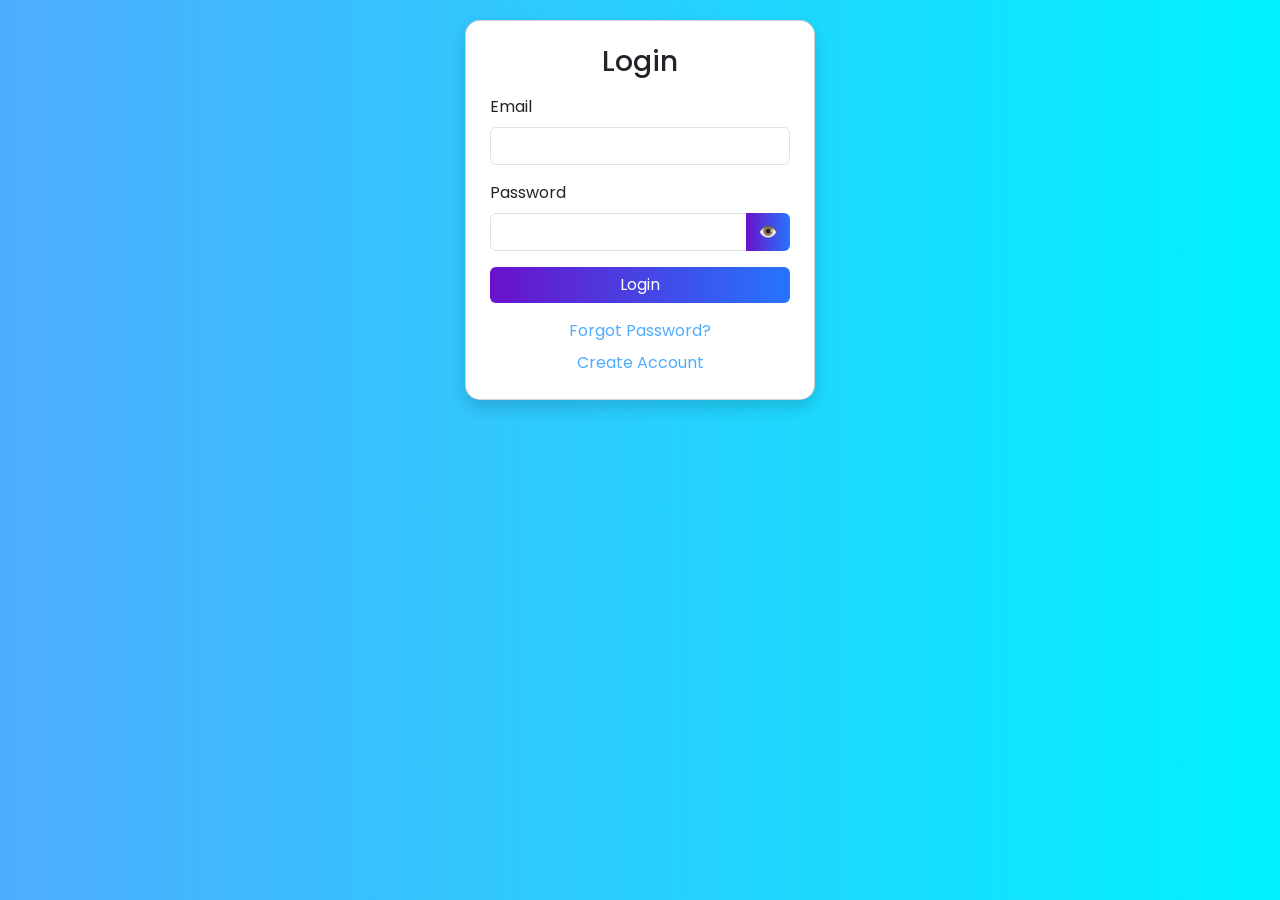
<file: index.html>
<!DOCTYPE html>
<html lang="en">
<head>
    <meta charset="UTF-8">
    <title>Login</title>
 <link href="https://fonts.googleapis.com/css2?family=Poppins&display=swap" rel="stylesheet">
    <link href="https://cdn.jsdelivr.net/npm/bootstrap@5.3.2/dist/css/bootstrap.min.css" rel="stylesheet">
    <link rel="stylesheet" href="styles.css">
</head>

<body>

<div class="container d-flex justify-content-center align-items-center">

<div class="card p-4 shadow" style="width:350px;">

<h3 class="text-center mb-3">Login</h3>

<form>

<!-- EMAIL -->
<div class="mb-3">
<label class="form-label">Email</label>
<input type="email" id="email" class="form-control" required>
</div>

<!-- PASSWORD -->
<div class="mb-3">
<label class="form-label">Password</label>

<div class="input-group">
<input type="password" id="password" class="form-control" required>

<button class="btn btn-outline-secondary" type="button" onclick="togglePassword()">👁️</button>
</div>

</div>

<!-- LOGIN BUTTON -->
<button type="button" class="btn btn-primary w-100" onclick="validateLogin()">
Login
</button>

</form>

<!-- LINKS -->
<div class="text-center mt-3">
<a href="forgot-password.html">Forgot Password?</a>
   
</div>

<div class="text-center mt-2">
<a href="register.html">Create Account</a>
</div>

</div>
</div>

<!-- JAVASCRIPT -->
<script>

// 👁️ Toggle Password
function togglePassword(){
let pass = document.getElementById("password");
pass.type = pass.type === "password" ? "text" : "password";
}

// ✅ Login Validation
function validateLogin(){
let email = document.getElementById("email").value;
let pass = document.getElementById("password").value;

if(email === "" || pass === ""){
alert("Please fill all fields");
return;
}

// ✅ ADD THIS LINE
localStorage.setItem("user", email);

alert("Login Successful");

// optional redirect
window.location.href = "dashboard.html";
}

</script>

</body>
</html>
</file>
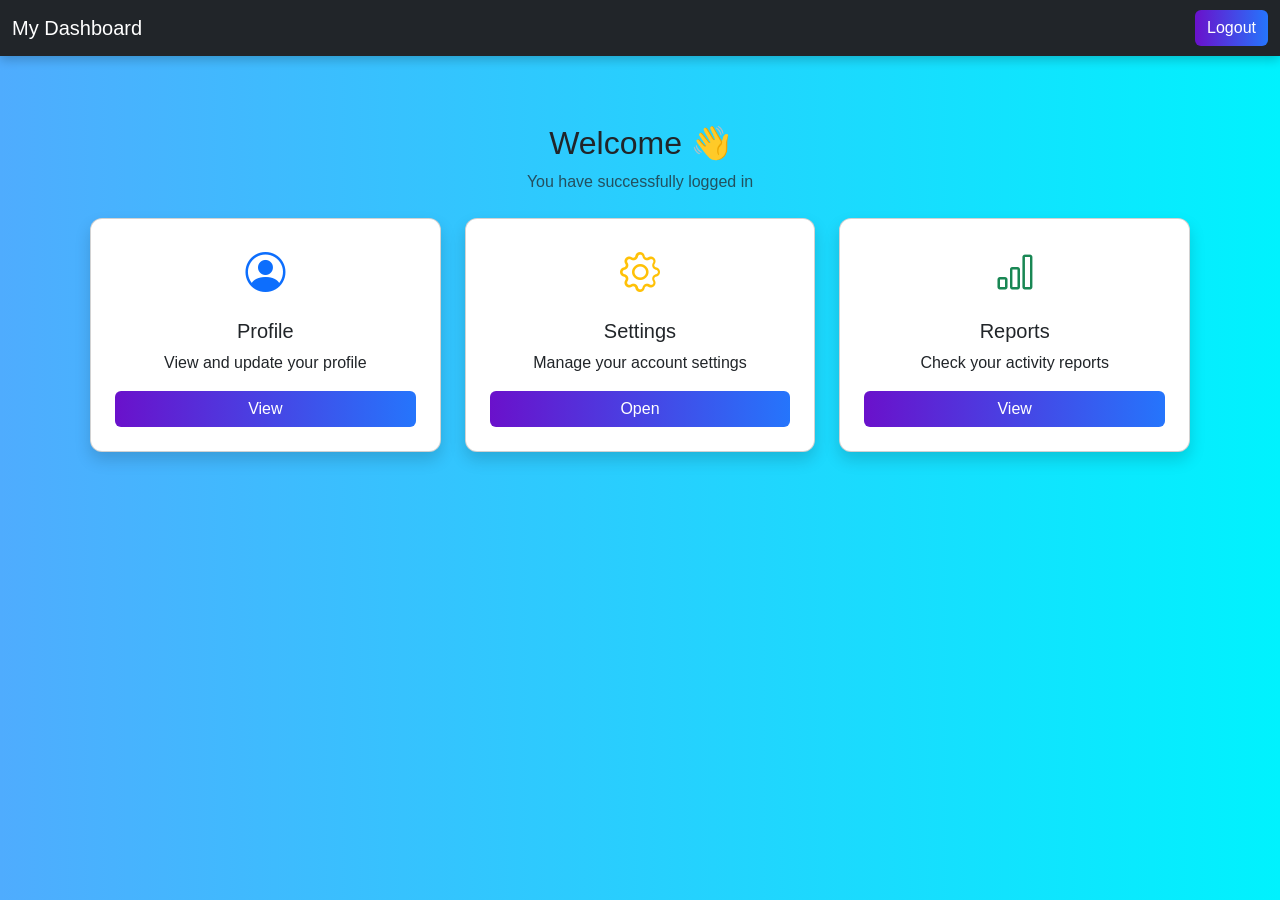
<file: dashboard.html>
<!DOCTYPE html>
<html lang="en">
<head>
    <meta charset="UTF-8">
    <title>Dashboard</title>

    <link href="https://cdn.jsdelivr.net/npm/bootstrap@5.3.2/dist/css/bootstrap.min.css" rel="stylesheet">
    
    <!-- Bootstrap Icons -->
    <link href="https://cdn.jsdelivr.net/npm/bootstrap-icons@1.11.1/font/bootstrap-icons.css" rel="stylesheet">

    <link rel="stylesheet" href="styles.css">
</head>

<body>

<!-- Navbar -->
<nav class="navbar navbar-dark bg-dark">
<div class="container-fluid">

<span class="navbar-brand">My Dashboard</span>

<a href="index.html" class="btn btn-outline-light">Logout</a>

</div>
</nav>

<!-- Main Content -->
<div class="container mt-5">

<div class="text-center mb-4">
<h2 id="welcomeUser">Welcome 👋</h2>
<p class="text-muted">You have successfully logged in</p>
</div>

<!-- Cards Section -->
<div class="row g-4">

<!-- Profile -->
<div class="col-md-4">
<div class="card p-4 text-center shadow dashboard-card">
<i class="bi bi-person-circle fs-1 text-primary"></i>
<h5 class="mt-3">Profile</h5>
<p>View and update your profile</p>
<button class="btn btn-primary">View</button>
</div>
</div>

<!-- Settings -->
<div class="col-md-4">
<div class="card p-4 text-center shadow dashboard-card">
<i class="bi bi-gear fs-1 text-warning"></i>
<h5 class="mt-3">Settings</h5>
<p>Manage your account settings</p>
<button class="btn btn-warning">Open</button>
</div>
</div>

<!-- Reports -->
<div class="col-md-4">
<div class="card p-4 text-center shadow dashboard-card">
<i class="bi bi-bar-chart fs-1 text-success"></i>
<h5 class="mt-3">Reports</h5>
<p>Check your activity reports</p>
<button class="btn btn-success">View</button>
</div>
</div>

</div>

</div>

<!-- JS -->
<script>
let user = localStorage.getItem("user");

if(user){
document.getElementById("welcomeUser").innerText = "Welcome, " + user + " 👋";
}
</script>

</body>
</html>
</file>
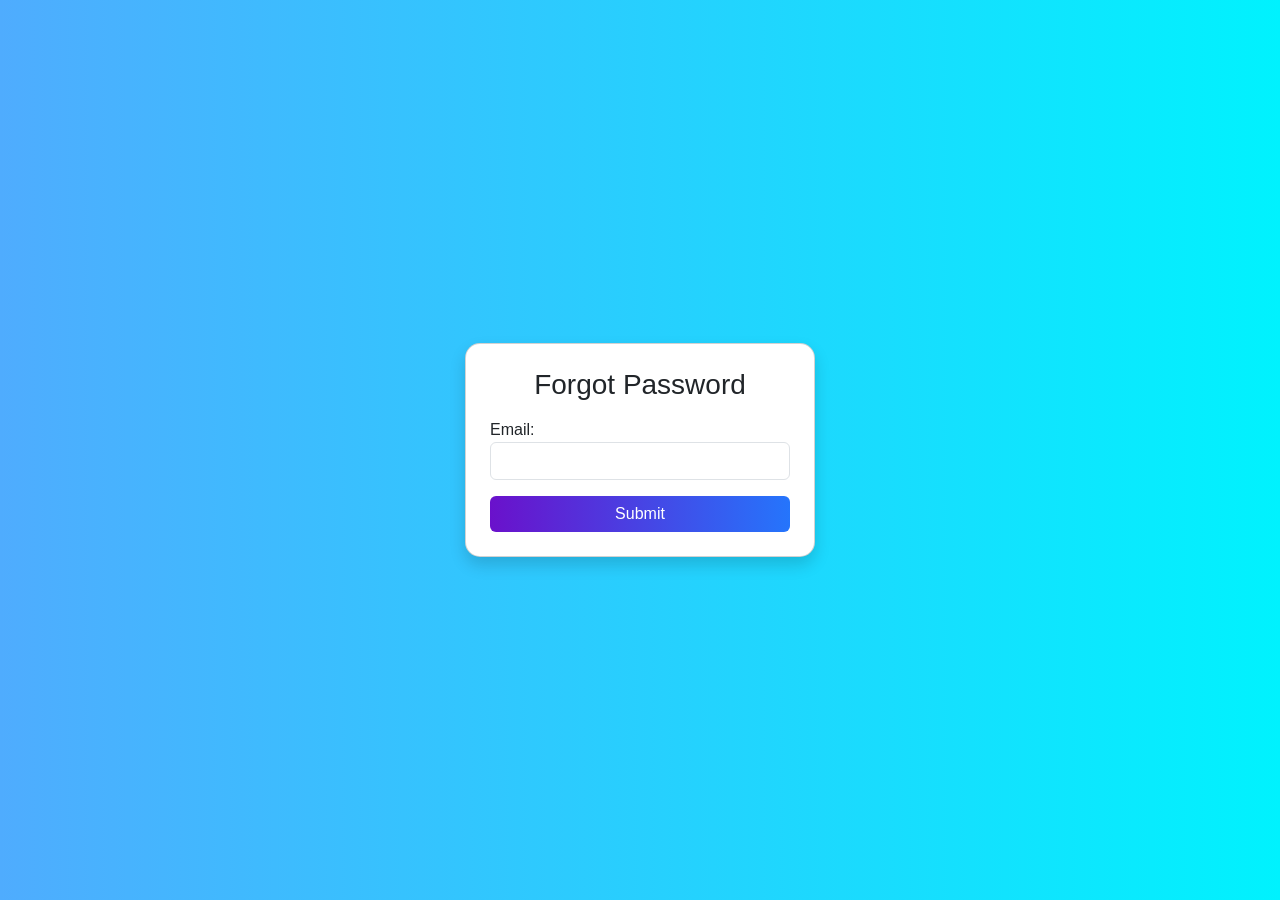
<file: forgot-password.html>
<!DOCTYPE html>
<html>
<head>
    <link href="https://cdn.jsdelivr.net/npm/bootstrap@5.3.2/dist/css/bootstrap.min.css" rel="stylesheet">
    <link rel="stylesheet" href="styles.css">

    <title>Forgot Password</title>
    
</head>
<body class="d-flex justify-content-center align-items-center" style="height:100vh;">

<div class="card p-4 shadow" style="width:350px;">

<h3 class="text-center mb-3">Forgot Password</h3>

<form>

<label>Email:</label>
<input type="email" class="form-control" required>

<button type="button" class="btn btn-primary w-100 mt-3" onclick="goToReset()">
    Submit
</button>

</form>

</div>

<script>
function goToReset(){
    alert("Reset link sent to your email!");
    window.location.href = "reset-password.html";
}
</script>

</body>
</html>
</file>
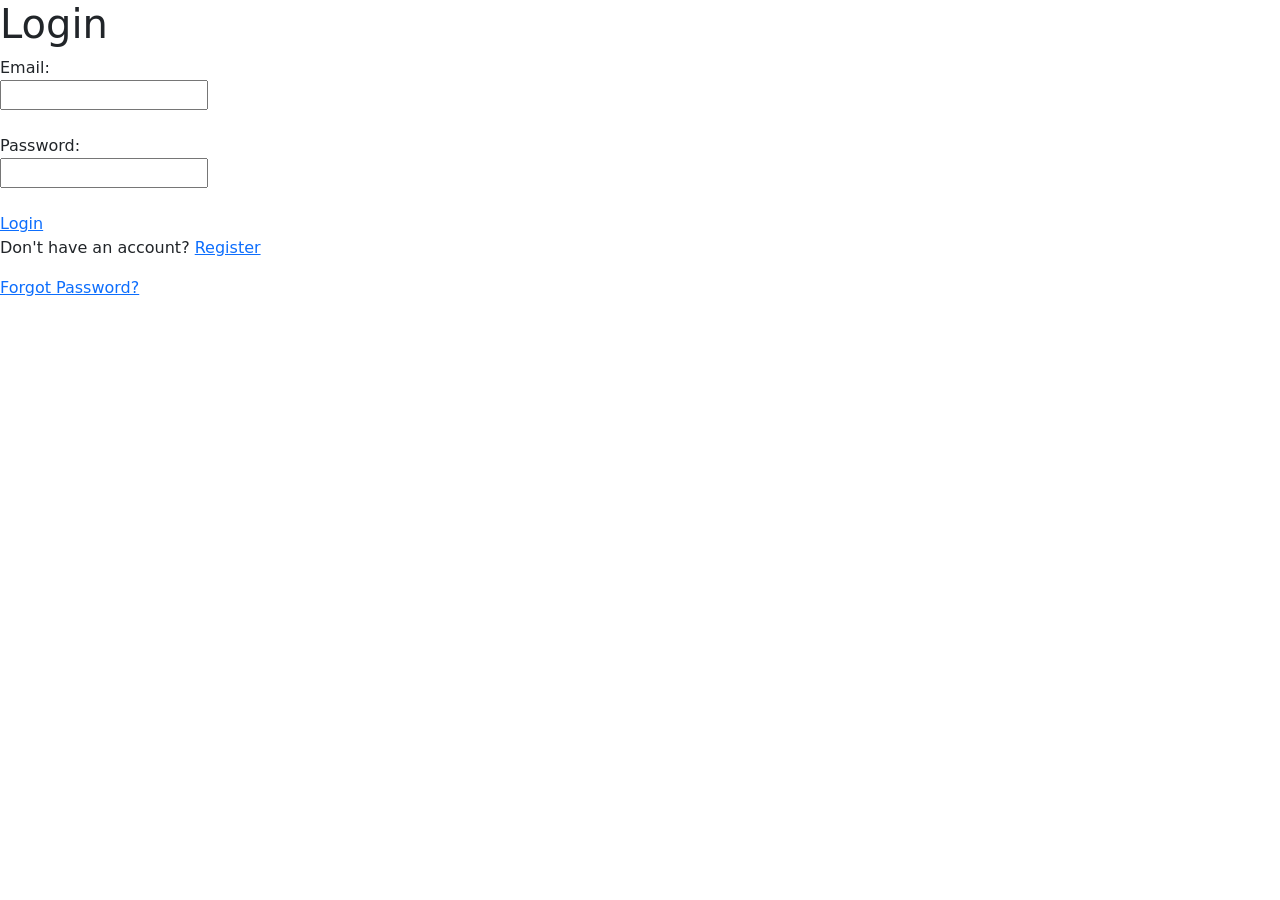
<file: login.html>
<!DOCTYPE html>
<html lang="en">
<head>
    <link href="https://cdn.jsdelivr.net/npm/bootstrap@5.3.2/dist/css/bootstrap.min.css" rel="stylesheet">
    <meta charset="UTF-8">
    <title>Login</title>
</head>
    
<body>

<h1>Login</h1>

<form>
    <label>Email:</label><br>
    <input type="email" required><br><br>

    <label>Password:</label><br>
    <input type="password" required><br><br>

    <a href="dashboard.html">Login</a>
</form>

<p>Don't have an account? <a href="register.html">Register</a></p>
<p><a href="forgot-password.html">Forgot Password?</a></p>
    <script src="https://cdn.jsdelivr.net/npm/bootstrap@5.3.2/dist/js/bootstrap.bundle.min.js"></script>

</body>
</html>
</file>
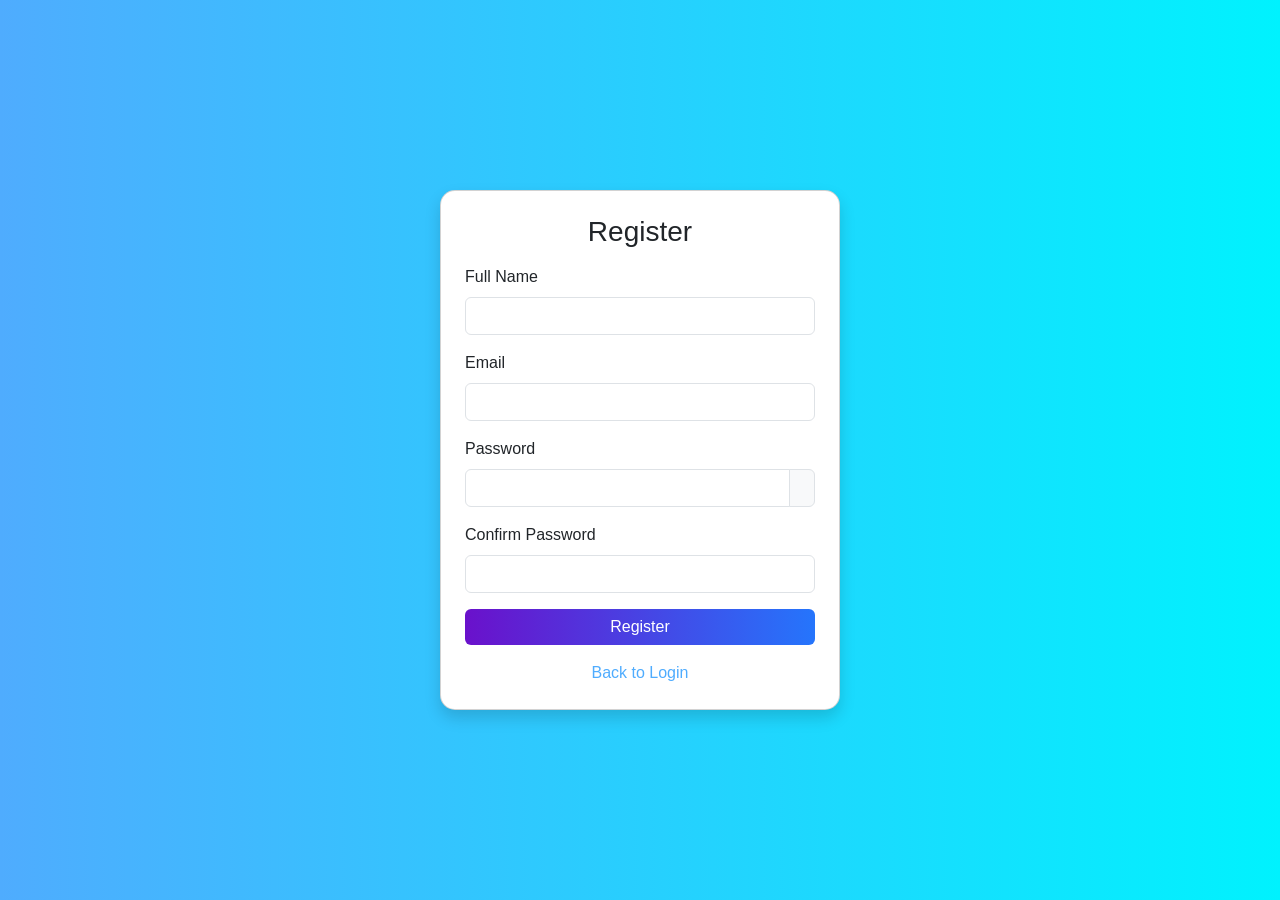
<file: register.html>
<!DOCTYPE html>
<html>
<head>
    <link href="https://cdn.jsdelivr.net/npm/bootstrap@5.3.2/dist/css/bootstrap.min.css" rel="stylesheet">
    <link rel="stylesheet" href="styles.css">

    <title>Register</title>
</head>
<body>

<div class="container d-flex justify-content-center align-items-center vh-100">

<div class="card p-4 shadow" style="width:400px;">

<h3 class="text-center mb-3">Register</h3>

<form>

<div class="mb-3">
<label class="form-label">Full Name</label>
<input type="text" class="form-control" required>
</div>

<div class="mb-3">
<label class="form-label">Email</label>
<input type="email" class="form-control" required>
</div>

<div class="mb-3">
<label class="form-label">Password</label>

<div class="input-group">
<input type="password" id="password" class="form-control" onkeyup="checkStrength()" required>

<span class="input-group-text">
<i class="bi bi-eye" onclick="togglePassword()"></i>
</span>
</div>

<small id="strength"></small>

</div>

<div class="mb-3">
<label class="form-label">Confirm Password</label>
<input type="password" class="form-control" required>
</div>

<button class="btn btn-success w-100">Register</button>

</form>

<div class="text-center mt-3">
<a href="index.html">Back to Login</a>
</div>

</div>
</div>

<!-- JS -->

<script>

function togglePassword(){
let pass = document.getElementById("password");
pass.type = pass.type === "password" ? "text" : "password";
}

function checkStrength(){
let password = document.getElementById("password").value;
let strength = document.getElementById("strength");

if(password.length < 6){
strength.innerHTML = "Weak Password";
strength.style.color = "red";
}
else if(password.length < 10){
strength.innerHTML = "Medium Password";
strength.style.color = "orange";
}
else{
strength.innerHTML = "Strong Password";
strength.style.color = "green";
}
}

</script>

</body>
</html>
</file>
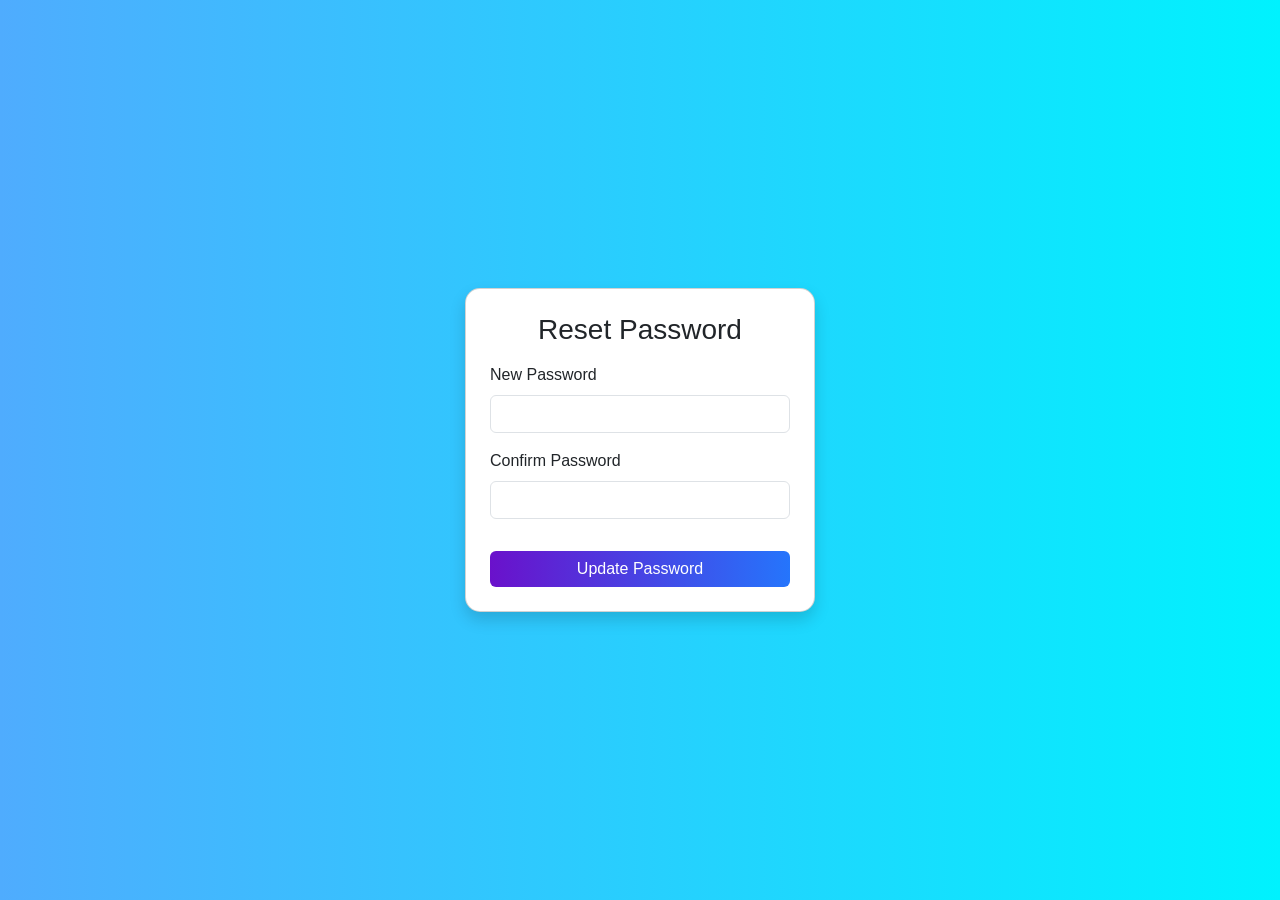
<file: reset-password.html>
<!DOCTYPE html>
<html>
<head>
    <link href="https://cdn.jsdelivr.net/npm/bootstrap@5.3.2/dist/css/bootstrap.min.css" rel="stylesheet">
    <link rel="stylesheet" href="styles.css">
    <title>Reset Password</title>
</head>

<body class="d-flex justify-content-center align-items-center" style="height:100vh;">

<div class="card p-4 shadow" style="width:350px; border-radius:15px;">

<h3 class="text-center mb-3">Reset Password</h3>

<form onsubmit="resetPassword(event)">

<div class="mb-3">
<label class="form-label">New Password</label>
<input type="password" id="newPassword" class="form-control" required>
</div>

<div class="mb-3">
<label class="form-label">Confirm Password</label>
<input type="password" id="confirmPassword" class="form-control" required>
</div>
<p id="errorMsg" style="color:red; text-align:center;"></p>
<button type="submit" class="btn btn-success w-100 mt-3">
    Update Password
</button>

</form>

</div>

<script>
function resetPassword(event){
event.preventDefault();

let pass1 = document.getElementById("newPassword").value;
let pass2 = document.getElementById("confirmPassword").value;

let error = document.getElementById("errorMsg");

if(pass1 === "" || pass2 === ""){
error.innerText = "Please fill all fields";
return;
}
if(pass1.length < 6){
error.innerText = "Password must be at least 6 characters";
return;
}
if(pass1 !== pass2){
error.innerText = "Passwords do not match";
return;
}

error.innerText = "";
alert("Password Updated Successfully!");
window.location.href = "index.html";
}
</script>

</body>
</html>
</file>
<file: styles.css>
/* ===== Root Colors ===== */
:root {
    --primary-color: #4facfe;
    --secondary-color: #00f2fe;
    --text-color: #333;
}

/* ===== Body Styling ===== */
html, body {
    height: 100%;
    margin: 0;
    padding: 0;
}

body {
    font-family: 'Poppins', sans-serif;
    background: linear-gradient(to right, #4facfe, #00f2fe);
    min-height: 100vh;
    margin: 0;
}

/* ===== Card Styling ===== */
.card {
    border-radius: 15px;
    box-shadow: 0 8px 20px rgba(0,0,0,0.15);
    transition: all 0.3s ease;
}

/* Hover Effect for Cards */
.card:hover {
    transform: translateY(-5px);
}

/* ===== Dashboard Card ===== */
.dashboard-card {
    border-radius: 12px;
    transition: all 0.3s ease;
}

.dashboard-card:hover {
    transform: scale(1.05);
}

/* ===== Navbar ===== */
.navbar {
    box-shadow: 0 4px 10px rgba(0,0,0,0.2);
}

/* ===== Buttons ===== */
button, .btn {
    background: linear-gradient(to right, #6a11cb, #2575fc);
    border: none;
    color: white;
    transition: all 0.3s ease;
}

/* Button Hover */
button:hover, .btn:hover {
    transform: scale(1.05);
    opacity: 0.9;
}

/* ===== Links ===== */
a {
    color: var(--primary-color);
    text-decoration: none;
    transition: 0.3s;
}

/* Link Hover */
a:hover {
    color: #0056b3;
    text-decoration: underline;
}

/* ===== Input Fields ===== */
input {
    border-radius: 8px;
    padding: 10px;
    border: 1px solid #ccc;
    transition: 0.3s;
}

/* Input Focus */
input:focus {
    border-color: var(--primary-color);
    outline: none;
    box-shadow: 0 0 5px rgba(79, 172, 254, 0.5);
}

/* ===== Spacing Utility ===== */
.container, .card {
    padding: 20px;
}
.container {
    background: transparent !important;
}

/* ===== Smooth Transition for All Elements ===== */
* {
    transition: all 0.2s ease-in-out;
}
</file>
